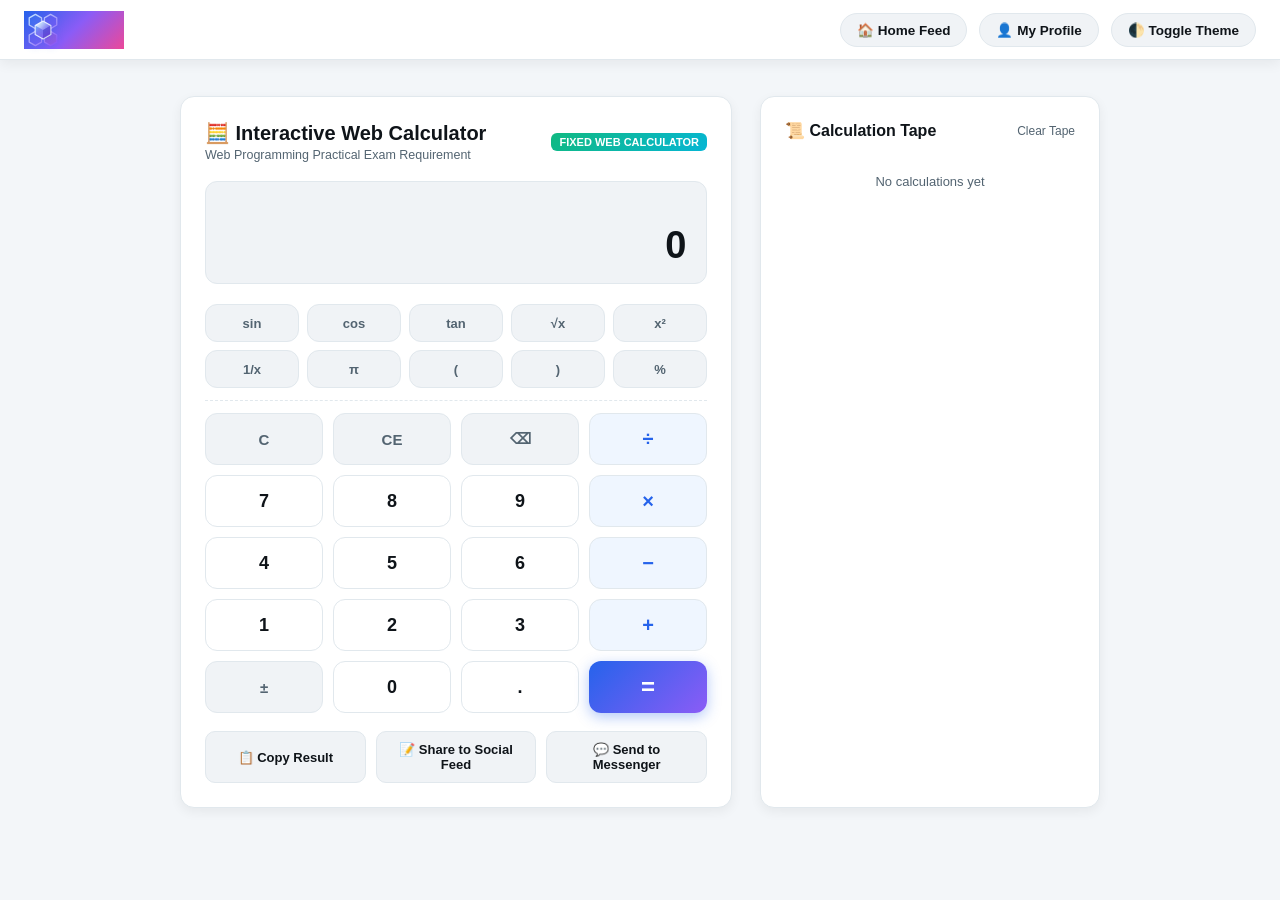
<file: calculator.html>
<!DOCTYPE html>
<html lang="en">
<head>
    <meta charset="UTF-8">
    <meta name="viewport" content="width=device-width, initial-scale=1.0">
    <title>Web Calculator - Connectify Exam Project</title>
    <style>
        :root {
            --bg: #f3f6f9;
            --card: #ffffff;
            --text: #0f1419;
            --text-secondary: #536471;
            --border: #e1e8ed;
            --border-light: #eff3f4;
            --hover-bg: #f0f3f6;
            --primary: #2563eb;
            --primary-light: #eff6ff;
            --shadow: 0 4px 12px rgba(0,0,0,0.06);
            --shadow-lg: 0 20px 48px rgba(0,0,0,0.14);
            --radius: 14px;
        }
        body.dark-mode {
            --bg: #0b0e14;
            --card: #151921;
            --text: #f3f4f6;
            --text-secondary: #9ca3af;
            --border: #232936;
            --border-light: #1c222d;
            --hover-bg: #1e2430;
            --primary: #3b82f6;
            --primary-light: rgba(59, 130, 246, 0.15);
        }
        * { margin:0; padding:0; box-sizing:border-box; }
        body {
            font-family: -apple-system, BlinkMacSystemFont, "Segoe UI", Roboto, sans-serif;
            background: var(--bg);
            color: var(--text);
            min-height: 100vh;
            display: flex;
            flex-direction: column;
            transition: background 0.25s, color 0.25s;
        }
        .navbar {
            height: 60px;
            background: var(--card);
            border-bottom: 1px solid var(--border);
            display: flex;
            align-items: center;
            justify-content: space-between;
            padding: 0 24px;
            box-shadow: var(--shadow);
        }
        .nav-links {
            display: flex;
            align-items: center;
            gap: 12px;
        }
        .nav-btn {
            display: inline-flex;
            align-items: center;
            gap: 6px;
            padding: 8px 16px;
            border-radius: 9999px;
            border: 1px solid var(--border);
            background: var(--hover-bg);
            color: var(--text);
            font-size: 13.5px;
            font-weight: 600;
            text-decoration: none;
            cursor: pointer;
            transition: all 0.2s;
        }
        .nav-btn:hover {
            border-color: var(--primary);
            color: var(--primary);
        }
        .container {
            max-width: 960px;
            margin: 36px auto;
            padding: 0 20px;
            width: 100%;
            display: grid;
            grid-template-columns: 1fr 340px;
            gap: 28px;
        }
        @media (max-width: 820px) {
            .container { grid-template-columns: 1fr; }
        }
        @media (max-width: 600px) {
            .navbar { height: auto; min-height: 60px; flex-wrap: wrap; gap: 8px; padding: 8px 12px; }
            .navbar > .hive-brand { flex: 0 0 auto; }
            .nav-links { flex: 1 1 100%; justify-content: center; flex-wrap: wrap; gap: 6px; }
            .nav-btn { padding: 7px 10px; font-size: 12px; }
            .container { margin-top: 20px; padding: 0 12px; gap: 16px; }
            .card { padding: 16px; min-width: 0; }
            .calc-title-bar { align-items: flex-start; gap: 10px; flex-wrap: wrap; }
        }
        @media (max-width: 360px) {
            .navbar { padding-right: 8px; padding-left: 8px; }
            .nav-links { justify-content: stretch; }
            .nav-btn { flex: 1 1 auto; justify-content: center; padding: 7px 6px; font-size: 11px; }
            .container { padding-right: 8px; padding-left: 8px; }
            .card { padding: 12px; }
        }
        .card {
            background: var(--card);
            border: 1px solid var(--border);
            border-radius: var(--radius);
            box-shadow: var(--shadow);
            padding: 24px;
        }
        .calc-title-bar {
            display: flex;
            align-items: center;
            justify-content: space-between;
            margin-bottom: 18px;
        }
        .exam-tag {
            font-size: 11px;
            font-weight: 700;
            text-transform: uppercase;
            padding: 3px 8px;
            border-radius: 6px;
            background: linear-gradient(135deg, #10b981, #06b6d4);
            color: white;
        }
        .calc-screen {
            background: var(--hover-bg);
            border: 1px solid var(--border);
            border-radius: 12px;
            padding: 16px 20px;
            text-align: right;
            margin-bottom: 20px;
        }
        .screen-expr {
            font-size: 14px;
            color: var(--text-secondary);
            min-height: 20px;
            overflow: hidden;
            text-overflow: ellipsis;
        }
        .screen-val {
            font-size: 38px;
            font-weight: 800;
            letter-spacing: -0.5px;
            margin-top: 6px;
            overflow-x: auto;
        }
        .sci-keys {
            display: grid;
            grid-template-columns: repeat(5, 1fr);
            gap: 8px;
            margin-bottom: 12px;
            padding-bottom: 12px;
            border-bottom: 1px dashed var(--border);
        }
        .std-keys {
            display: grid;
            grid-template-columns: repeat(4, 1fr);
            gap: 10px;
        }
        .btn-k {
            height: 52px;
            border: 1px solid var(--border);
            border-radius: 12px;
            background: var(--card);
            color: var(--text);
            font-size: 18px;
            font-weight: 600;
            cursor: pointer;
            transition: all 0.15s ease;
            display: flex;
            align-items: center;
            justify-content: center;
        }
        .btn-k:hover { background: var(--hover-bg); transform: translateY(-1px); }
        .btn-k:active { transform: scale(0.97); }
        .btn-k.op {
            background: var(--primary-light);
            color: var(--primary);
            font-weight: 700;
            font-size: 20px;
        }
        .btn-k.op:hover { background: var(--primary); color: white; }
        .btn-k.func { background: var(--hover-bg); color: var(--text-secondary); font-size: 15px; }
        .btn-k.sci {
            height: 38px;
            font-size: 13px;
            background: var(--hover-bg);
            color: var(--text-secondary);
        }
        .btn-k.sci:hover { background: var(--primary-light); color: var(--primary); }
        .btn-k.eq {
            background: linear-gradient(135deg, #2563eb, #8b5cf6);
            color: white;
            border: none;
            font-size: 24px;
            font-weight: 700;
            box-shadow: 0 4px 14px rgba(37,99,235,0.35);
        }
        .btn-k.eq:hover { transform: translateY(-2px); box-shadow: 0 6px 18px rgba(37,99,235,0.45); }
        .calc-bottom-bar {
            display: flex;
            gap: 10px;
            margin-top: 18px;
        }
        .action-b {
            flex: 1;
            padding: 10px;
            border-radius: 10px;
            border: 1px solid var(--border);
            background: var(--hover-bg);
            color: var(--text);
            font-weight: 600;
            font-size: 13px;
            cursor: pointer;
            display: flex;
            align-items: center;
            justify-content: center;
            gap: 6px;
            transition: all 0.2s;
        }
        .action-b:hover {
            border-color: var(--primary);
            color: var(--primary);
        }
        .history-list {
            display: flex;
            flex-direction: column;
            gap: 8px;
            max-height: 480px;
            overflow-y: auto;
            margin-top: 14px;
        }
        .hist-item {
            padding: 10px 12px;
            border-radius: 10px;
            background: var(--hover-bg);
            cursor: pointer;
            transition: all 0.15s;
        }
        .hist-item:hover { background: var(--border-light); }
        .hist-expr { font-size: 12px; color: var(--text-secondary); }
        .hist-res { font-size: 15px; font-weight: 700; color: var(--primary); text-align: right; }
        .toast {
            position: fixed;
            bottom: 24px;
            left: 50%;
            transform: translateX(-50%) translateY(80px);
            background: #111827;
            color: white;
            padding: 10px 22px;
            border-radius: 9999px;
            font-size: 14px;
            font-weight: 600;
            box-shadow: var(--shadow-lg);
            opacity: 0;
            transition: all 0.3s;
            z-index: 99999;
        }
        .toast.show { transform: translateX(-50%) translateY(0); opacity: 1; }
    </style>
    <link rel="stylesheet" href="css/hive-brand.css">
</head>
<body>

<nav class="navbar">
    <a href="index.html" class="hive-brand hive-brand-static" aria-label="Hive home">
        <img src="images/hive-logo.svg" alt="" aria-hidden="true">
        <span class="logo-word">Hive</span>
    </a>
    <div class="nav-links">
        <a href="index.html" class="nav-btn">🏠 Home Feed</a>
        <a href="profile.html" class="nav-btn">👤 My Profile</a>
        <button class="nav-btn" onclick="toggleDarkMode()">🌓 Toggle Theme</button>
    </div>
</nav>

<div class="container">
    <div class="card">
        <div class="calc-title-bar">
            <div>
                <h2 style="font-size:20px;display:flex;align-items:center;gap:8px;">
                    🧮 Interactive Web Calculator
                </h2>
                <span style="font-size:12.5px;color:var(--text-secondary);">Web Programming Practical Exam Requirement</span>
            </div>
            <span class="exam-tag">Fixed Web Calculator</span>
        </div>

        <div class="calc-screen">
            <div class="screen-expr" id="screenExpr"></div>
            <div class="screen-val" id="screenVal">0</div>
        </div>

        <div class="sci-keys">
            <button class="btn-k sci" onclick="calcSci('sin')">sin</button>
            <button class="btn-k sci" onclick="calcSci('cos')">cos</button>
            <button class="btn-k sci" onclick="calcSci('tan')">tan</button>
            <button class="btn-k sci" onclick="calcSci('sqrt')">√x</button>
            <button class="btn-k sci" onclick="calcSci('sqr')">x²</button>
            <button class="btn-k sci" onclick="calcSci('inv')">1/x</button>
            <button class="btn-k sci" onclick="calcSci('pi')">π</button>
            <button class="btn-k sci" onclick="calcInput('(')">(</button>
            <button class="btn-k sci" onclick="calcInput(')')">)</button>
            <button class="btn-k sci" onclick="calcInput('%')">%</button>
        </div>

        <div class="std-keys">
            <button class="btn-k func" onclick="calcClearAll()">C</button>
            <button class="btn-k func" onclick="calcClearEntry()">CE</button>
            <button class="btn-k func" onclick="calcBackspace()">⌫</button>
            <button class="btn-k op" onclick="calcOperator('/')">÷</button>

            <button class="btn-k" onclick="calcInput('7')">7</button>
            <button class="btn-k" onclick="calcInput('8')">8</button>
            <button class="btn-k" onclick="calcInput('9')">9</button>
            <button class="btn-k op" onclick="calcOperator('*')">×</button>

            <button class="btn-k" onclick="calcInput('4')">4</button>
            <button class="btn-k" onclick="calcInput('5')">5</button>
            <button class="btn-k" onclick="calcInput('6')">6</button>
            <button class="btn-k op" onclick="calcOperator('-')">−</button>

            <button class="btn-k" onclick="calcInput('1')">1</button>
            <button class="btn-k" onclick="calcInput('2')">2</button>
            <button class="btn-k" onclick="calcInput('3')">3</button>
            <button class="btn-k op" onclick="calcOperator('+')">+</button>

            <button class="btn-k func" onclick="calcNegate()">±</button>
            <button class="btn-k" onclick="calcInput('0')">0</button>
            <button class="btn-k" onclick="calcInput('.')">.</button>
            <button class="btn-k eq" onclick="calcCalculate()">=</button>
        </div>

        <div class="calc-bottom-bar">
            <button class="action-b" onclick="copyResult()">📋 Copy Result</button>
            <button class="action-b" onclick="shareToFeed()">📝 Share to Social Feed</button>
            <button class="action-b" onclick="location.href='index.html'">💬 Send to Messenger</button>
        </div>
    </div>

    <div class="card">
        <div style="display:flex;justify-content:space-between;align-items:center;">
            <h3 style="font-size:16px;">📜 Calculation Tape</h3>
            <button style="border:none;background:none;color:var(--text-secondary);cursor:pointer;font-size:12px;" onclick="clearTape()">Clear Tape</button>
        </div>
        <div class="history-list" id="tapeList"></div>
    </div>
</div>

<div class="toast" id="toast">Copied!</div>

<script>
let expression = '';
let currentVal = '0';
let evaluated = false;
let historyTape = [];

const THEME_KEY = 'connectify_theme';
function initTheme() {
    const cur = localStorage.getItem(THEME_KEY) || 'light';
    document.body.classList.toggle('dark-mode', cur === 'dark');
}
function toggleDarkMode() {
    const isDark = document.body.classList.toggle('dark-mode');
    localStorage.setItem(THEME_KEY, isDark ? 'dark' : 'light');
    showToast(`Switched to ${isDark ? 'Dark' : 'White'} Mode`);
}

function updateScreen() {
    document.getElementById('screenExpr').textContent = expression;
    document.getElementById('screenVal').textContent = currentVal;
}

function calcInput(c) {
    if (evaluated) {
        if (!isNaN(c) || c === '.') {
            currentVal = '0';
            expression = '';
        }
        evaluated = false;
    }
    if (c === '.') {
        if (currentVal.includes('.')) return;
        currentVal += '.';
    } else if (c === '(' || c === ')') {
        currentVal = (currentVal === '0') ? c : currentVal + c;
    } else {
        currentVal = (currentVal === '0' || currentVal === 'Error') ? c : currentVal + c;
    }
    updateScreen();
}

function calcOperator(op) {
    const sym = op === '*' ? '×' : (op === '/' ? '÷' : op);
    if (evaluated) {
        expression = currentVal + ' ' + sym + ' ';
        evaluated = false;
    } else {
        expression += (currentVal || '0') + ' ' + sym + ' ';
    }
    currentVal = '0';
    updateScreen();
}

function calcCalculate() {
    try {
        let full = (expression + currentVal).trim();
        if (!full) return;
        let sanitized = full.replace(/×/g, '*').replace(/÷/g, '/').replace(/−/g, '-');
        if (!/^[0-9+\-*/().\s%]+$/.test(sanitized)) {
            currentVal = 'Error';
            updateScreen();
            return;
        }
        sanitized = sanitized.replace(/([0-9.]+)%/g, '($1/100)');
        const res = Function('"use strict"; return (' + sanitized + ')')();
        if (!isFinite(res)) {
            currentVal = 'Cannot divide by 0';
        } else {
            currentVal = String(Math.round(res * 100000000) / 100000000);
            historyTape.unshift({ expr: full, res: currentVal });
            localStorage.setItem('socialvibe_calc_history', JSON.stringify(historyTape));
            renderTape();
        }
        expression = full + ' =';
        evaluated = true;
    } catch(e) {
        currentVal = 'Error';
    }
    updateScreen();
}

function calcClearAll() {
    expression = '';
    currentVal = '0';
    evaluated = false;
    updateScreen();
}

function calcClearEntry() {
    currentVal = '0';
    updateScreen();
}

function calcBackspace() {
    if (evaluated) { calcClearAll(); return; }
    currentVal = (currentVal.length > 1) ? currentVal.slice(0, -1) : '0';
    updateScreen();
}

function calcNegate() {
    if (currentVal === '0' || currentVal === 'Error') return;
    currentVal = currentVal.startsWith('-') ? currentVal.substring(1) : '-' + currentVal;
    updateScreen();
}

function calcSci(fn) {
    const val = parseFloat(currentVal);
    if (isNaN(val)) return;
    let r = 0, exp = '';
    switch(fn) {
        case 'sin': r = Math.sin(val * Math.PI / 180); exp = `sin(${val}°)`; break;
        case 'cos': r = Math.cos(val * Math.PI / 180); exp = `cos(${val}°)`; break;
        case 'tan': r = Math.tan(val * Math.PI / 180); exp = `tan(${val}°)`; break;
        case 'sqrt':
            if (val < 0) { currentVal = 'Invalid Input'; updateScreen(); return; }
            r = Math.sqrt(val); exp = `√(${val})`; break;
        case 'sqr': r = Math.pow(val, 2); exp = `sqr(${val})`; break;
        case 'inv':
            if (val === 0) { currentVal = 'Cannot divide by 0'; updateScreen(); return; }
            r = 1 / val; exp = `1/(${val})`; break;
        case 'pi': r = Math.PI; exp = 'π'; break;
    }
    currentVal = String(Math.round(r * 100000000) / 100000000);
    expression = exp + ' =';
    evaluated = true;
    updateScreen();
}

function renderTape() {
    const list = document.getElementById('tapeList');
    if (!list) return;
    if (historyTape.length === 0) {
        list.innerHTML = '<div style="font-size:13px;color:var(--text-secondary);text-align:center;padding:20px;">No calculations yet</div>';
        return;
    }
    list.innerHTML = historyTape.map(item => `
        <div class="hist-item" onclick="loadTapeItem('${escapeHtml(item.res)}')">
            <div class="hist-expr">${escapeHtml(item.expr)}</div>
            <div class="hist-res">= ${escapeHtml(item.res)}</div>
        </div>
    `).join('');
}

function loadTapeItem(val) {
    currentVal = val;
    expression = '';
    evaluated = true;
    updateScreen();
}

function clearTape() {
    historyTape = [];
    localStorage.removeItem('socialvibe_calc_history');
    renderTape();
    showToast('Tape cleared 🧹');
}

function copyResult() {
    if (navigator.clipboard) {
        navigator.clipboard.writeText(currentVal);
    }
    showToast(`Copied ${currentVal} 📋`);
}

function shareToFeed() {
    const full = expression ? `${expression} ${currentVal}` : `Calculated: ${currentVal}`;
    const posts = JSON.parse(localStorage.getItem('socialvibe_posts') || '[]');
    const me = JSON.parse(localStorage.getItem('socialvibe_profile') || '{"name":"User Name","avatar":"https://images.unsplash.com/photo-1535713875002-d1d0cf377fde?w=150"}');
    
    posts.unshift({
        id: Date.now(),
        author: me.name,
        avatar: me.avatar,
        time: 'Just now',
        text: `🧮 Web Calculator Result:\n${full}`,
        likes: 0,
        liked: false,
        comments: [],
        shares: 0,
        isOwn: true
    });
    localStorage.setItem('socialvibe_posts', JSON.stringify(posts));
    showToast('Result published to Connectify feed! 🚀');
    setTimeout(() => location.href = 'index.html', 1000);
}

function showToast(msg) {
    const t = document.getElementById('toast');
    t.textContent = msg;
    t.classList.add('show');
    setTimeout(() => t.classList.remove('show'), 2400);
}

function escapeHtml(s) {
    if (!s) return '';
    const d = document.createElement('div');
    d.textContent = s;
    return d.innerHTML;
}

window.addEventListener('keydown', (e) => {
    if (!isNaN(e.key)) calcInput(e.key);
    else if (['+', '-', '*', '/'].includes(e.key)) calcOperator(e.key);
    else if (e.key === 'Enter' || e.key === '=') { e.preventDefault(); calcCalculate(); }
    else if (e.key === 'Backspace') calcBackspace();
    else if (e.key === 'Escape') calcClearAll();
    else if (e.key === '.') calcInput('.');
});

document.addEventListener('DOMContentLoaded', () => {
    initTheme();
    try {
        const stored = localStorage.getItem('socialvibe_calc_history');
        if (stored) historyTape = JSON.parse(stored);
    } catch(e) {}
    renderTape();
});
</script>
</body>
</html>
</file>
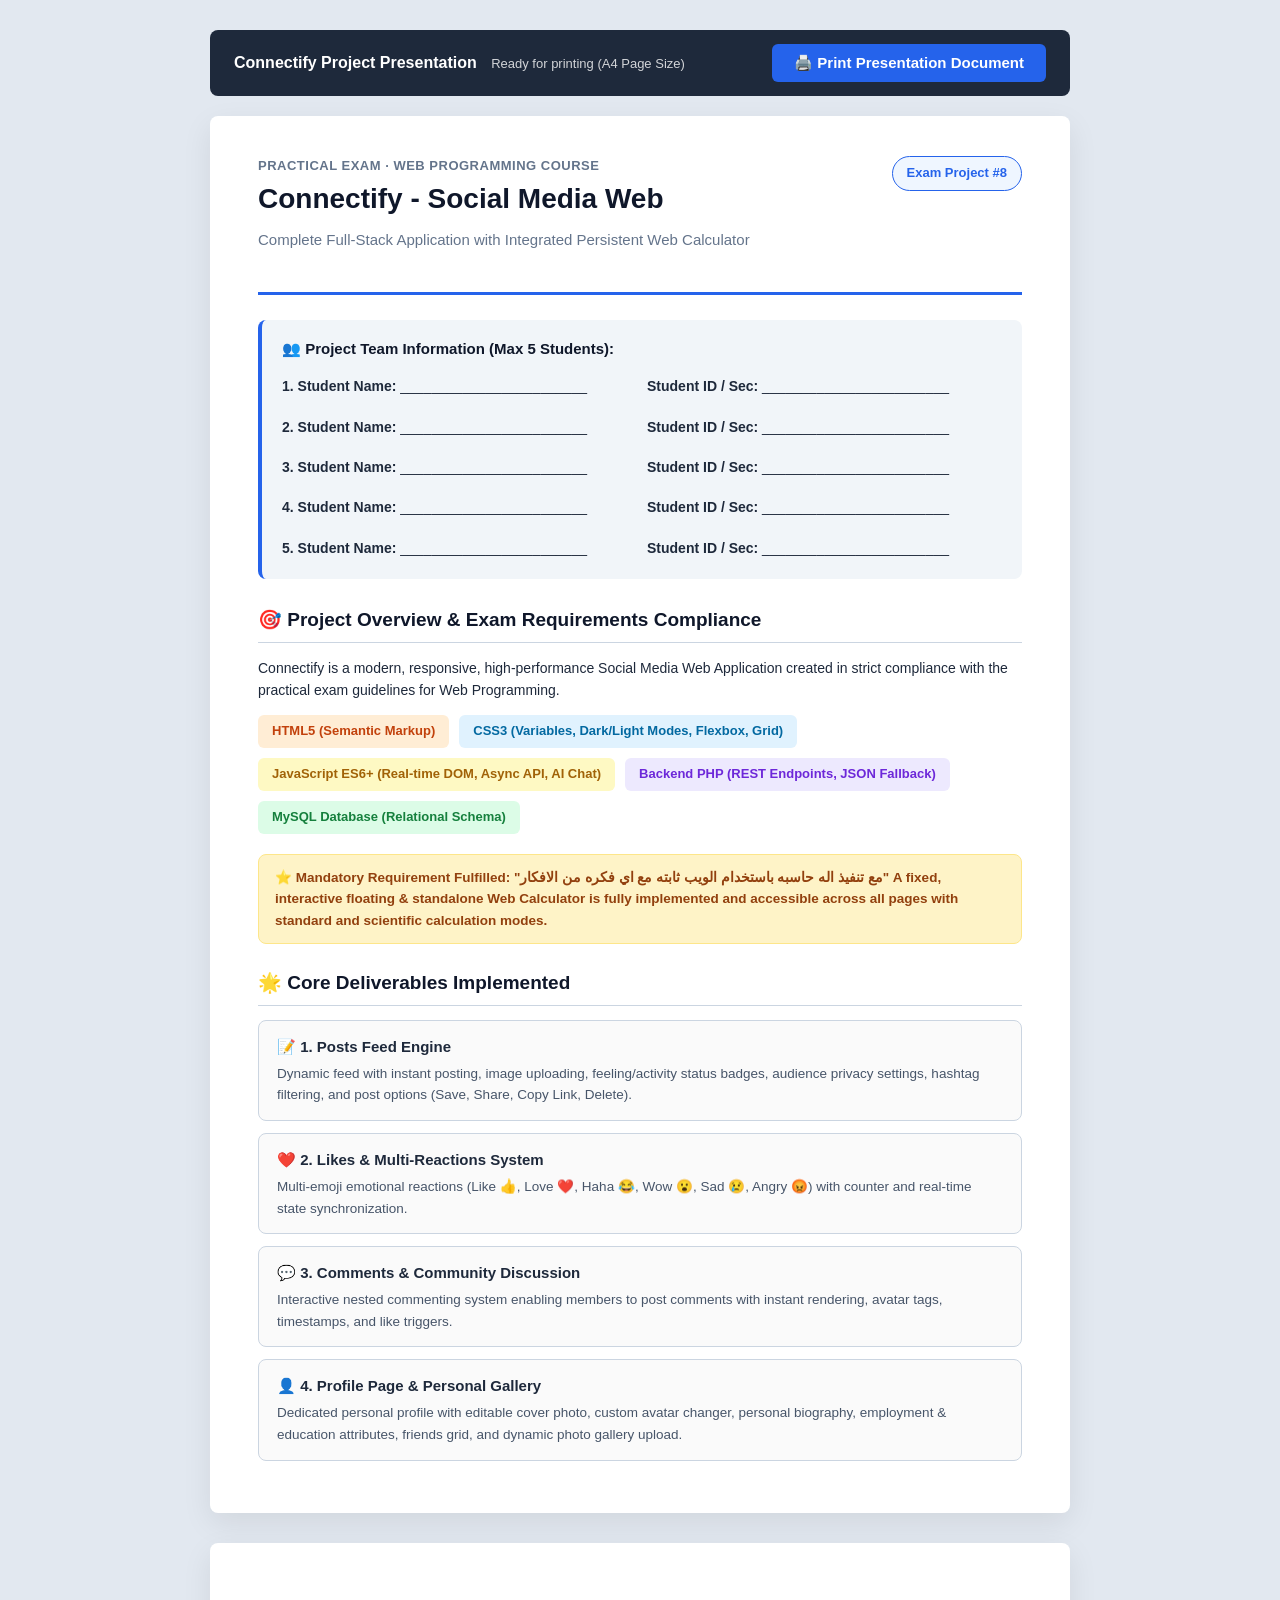
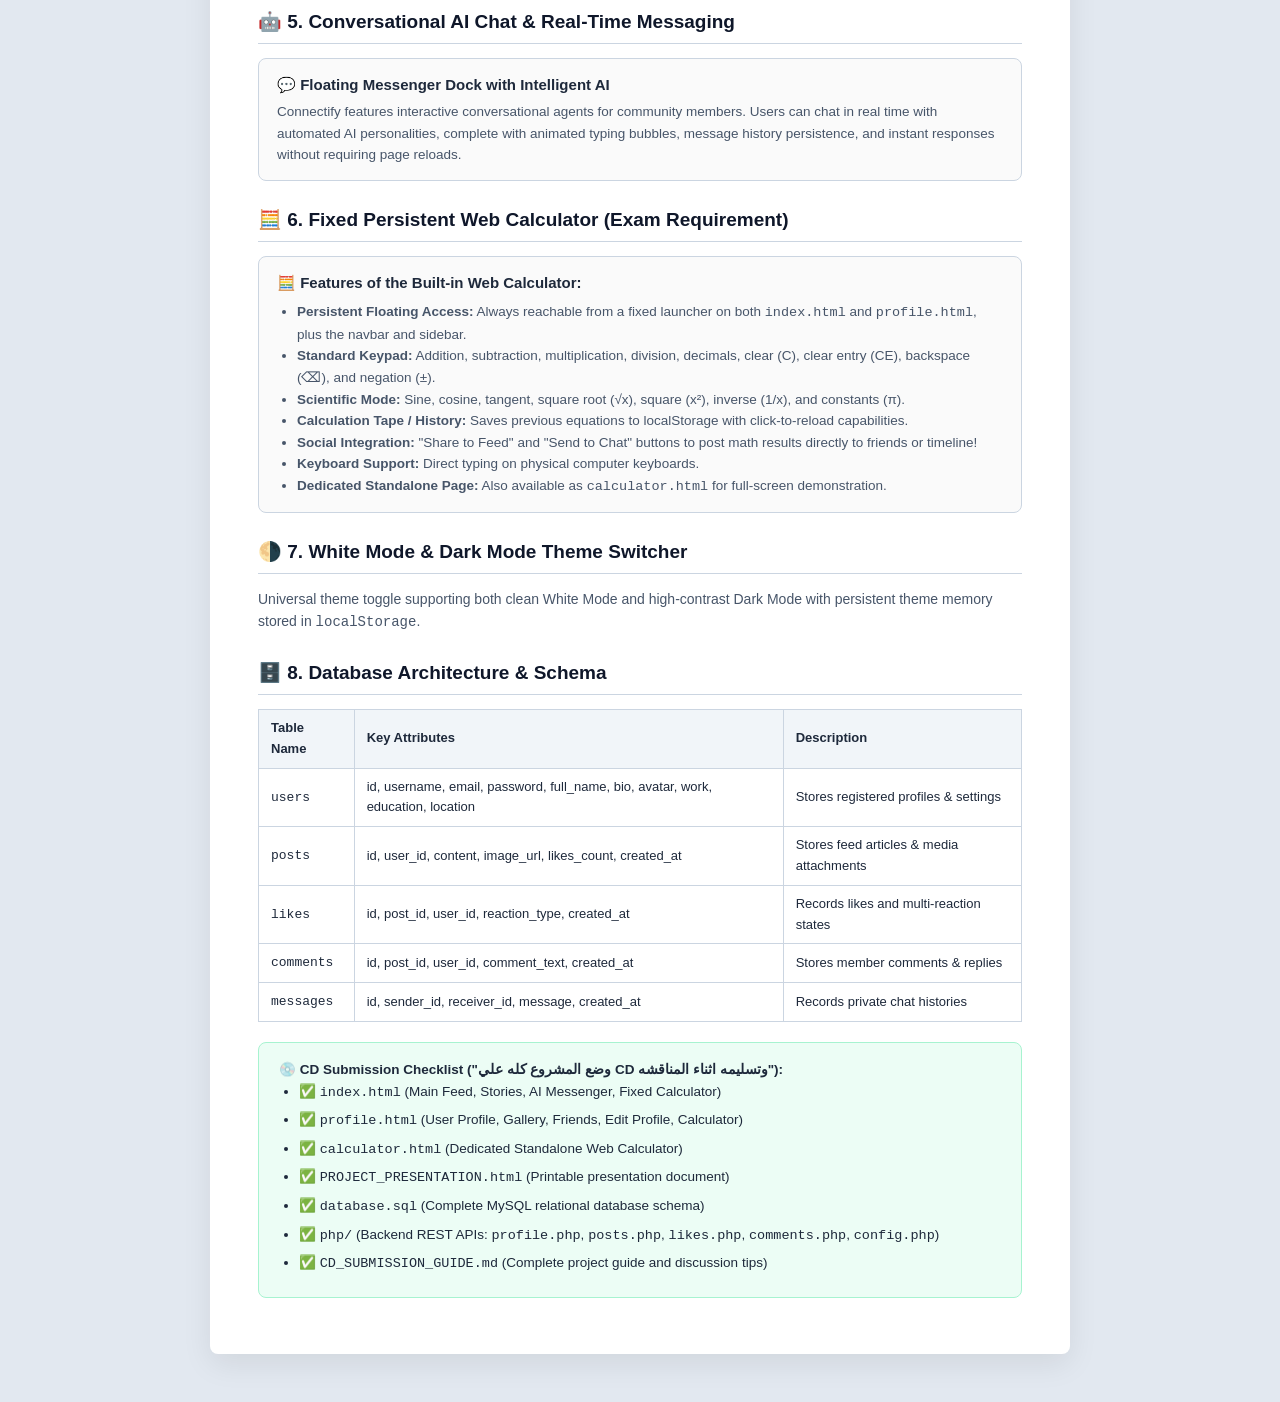
<file: PROJECT_PRESENTATION.html>
<!DOCTYPE html>
<html lang="en">
<head>
    <meta charset="UTF-8">
    <meta name="viewport" content="width=device-width, initial-scale=1.0">
    <title>Connectify - Practical Exam Project Presentation (Print Ready)</title>
    <style>
        @page {
            size: A4;
            margin: 18mm 16mm;
        }
        :root {
            --primary: #2563eb;
            --text: #1e293b;
            --muted: #64748b;
            --border: #cbd5e1;
            --bg: #f8fafc;
        }
        * { margin:0; padding:0; box-sizing:border-box; }
        body {
            font-family: -apple-system, BlinkMacSystemFont, "Segoe UI", Roboto, "Helvetica Neue", Arial, sans-serif;
            color: var(--text);
            background: #e2e8f0;
            line-height: 1.6;
            padding: 30px 10px;
        }
        .paper {
            max-width: 860px;
            margin: 0 auto 30px;
            background: #ffffff;
            padding: 40px 48px;
            box-shadow: 0 10px 30px rgba(0,0,0,0.08);
            border-radius: 8px;
            page-break-after: always;
        }
        .no-break { page-break-inside: avoid; }
        @media print {
            body { background: transparent; padding: 0; }
            .paper { box-shadow: none; border-radius: 0; padding: 0; margin: 0; }
            .print-btn-bar { display: none !important; }
        }
        .print-btn-bar {
            max-width: 860px;
            margin: 0 auto 20px;
            display: flex;
            justify-content: space-between;
            align-items: center;
            background: #1e293b;
            color: white;
            padding: 14px 24px;
            border-radius: 8px;
        }
        .btn-print {
            background: #2563eb;
            color: white;
            border: none;
            padding: 10px 22px;
            border-radius: 6px;
            font-size: 15px;
            font-weight: 700;
            cursor: pointer;
            display: flex;
            align-items: center;
            gap: 8px;
        }
        .btn-print:hover { background: #1d4ed8; }
        .header-top {
            border-bottom: 3px solid var(--primary);
            padding-bottom: 20px;
            margin-bottom: 25px;
            display: flex;
            justify-content: space-between;
            align-items: flex-start;
        }
        .faculty-title {
            font-size: 13px;
            font-weight: 700;
            color: var(--muted);
            text-transform: uppercase;
            letter-spacing: 0.5px;
        }
        .exam-badge {
            background: #eff6ff;
            color: var(--primary);
            border: 1.5px solid var(--primary);
            padding: 6px 14px;
            border-radius: 20px;
            font-size: 13px;
            font-weight: 800;
        }
        h1.proj-title {
            font-size: 28px;
            font-weight: 900;
            color: #0f172a;
            margin-bottom: 6px;
        }
        .subtitle {
            font-size: 15px;
            color: var(--muted);
            margin-bottom: 20px;
        }
        .team-box {
            background: #f1f5f9;
            border-radius: 8px;
            padding: 16px 20px;
            margin-bottom: 26px;
            border-left: 4px solid var(--primary);
        }
        .team-grid {
            display: grid;
            grid-template-columns: repeat(2, 1fr);
            gap: 10px;
            margin-top: 10px;
            font-size: 14px;
        }
        .team-grid div { padding: 4px 0; }
        h2.sec-heading {
            font-size: 19px;
            font-weight: 800;
            color: #0f172a;
            border-bottom: 1.5px solid var(--border);
            padding-bottom: 6px;
            margin: 24px 0 14px;
            display: flex;
            align-items: center;
            gap: 8px;
        }
        .tech-tags {
            display: flex;
            gap: 10px;
            flex-wrap: wrap;
            margin-bottom: 20px;
        }
        .tech-pill {
            background: #e2e8f0;
            padding: 6px 14px;
            border-radius: 6px;
            font-weight: 700;
            font-size: 13px;
            color: #334155;
        }
        .tech-pill.html { background: #ffedd5; color: #c2410c; }
        .tech-pill.css { background: #e0f2fe; color: #0369a1; }
        .tech-pill.js { background: #fef9c3; color: #a16207; }
        .tech-pill.php { background: #ede9fe; color: #6d28d9; }
        .tech-pill.sql { background: #dcfce7; color: #15803d; }
        .feature-card {
            border: 1px solid var(--border);
            border-radius: 8px;
            padding: 14px 18px;
            margin-bottom: 12px;
            background: #fafafa;
        }
        .feature-card h3 {
            font-size: 15px;
            font-weight: 700;
            color: #1e293b;
            margin-bottom: 4px;
            display: flex;
            align-items: center;
            gap: 6px;
        }
        .feature-card p {
            font-size: 13.5px;
            color: #475569;
        }
        table.schema-table {
            width: 100%;
            border-collapse: collapse;
            font-size: 13px;
            margin: 12px 0 20px;
        }
        table.schema-table th, table.schema-table td {
            border: 1px solid var(--border);
            padding: 8px 12px;
            text-align: left;
        }
        table.schema-table th {
            background: #f1f5f9;
            font-weight: 700;
        }
        .highlight-box {
            background: #fef3c7;
            border: 1px solid #fde68a;
            color: #92400e;
            padding: 12px 16px;
            border-radius: 8px;
            font-size: 13.5px;
            margin: 16px 0;
            font-weight: 600;
        }
        .cd-checklist {
            background: #ecfdf5;
            border: 1px solid #a7f3d0;
            padding: 16px 20px;
            border-radius: 8px;
            margin: 16px 0;
            font-size: 13.5px;
        }
        .cd-checklist li { margin-left: 20px; margin-bottom: 6px; }
    </style>
</head>
<body>

<div class="print-btn-bar">
    <div>
        <strong>Connectify Project Presentation</strong>
        <span style="font-size:13px;opacity:0.8;margin-left:10px;">Ready for printing (A4 Page Size)</span>
    </div>
    <button class="btn-print" onclick="window.print()">
        🖨️ Print Presentation Document
    </button>
</div>

<!-- PAGE 1: COVER & EXECUTIVE SUMMARY -->
<div class="paper">
    <div class="header-top">
        <div>
            <div class="faculty-title">Practical Exam · Web Programming Course</div>
            <h1 class="proj-title">Connectify - Social Media Web</h1>
            <div class="subtitle">Complete Full-Stack Application with Integrated Persistent Web Calculator</div>
        </div>
        <div class="exam-badge">Exam Project #8</div>
    </div>

    <div class="team-box">
        <strong style="font-size:15px;color:#0f172a;">👥 Project Team Information (Max 5 Students):</strong>
        <div class="team-grid">
            <div><strong>1. Student Name:</strong> ________________________</div>
            <div><strong>Student ID / Sec:</strong> ________________________</div>
            <div><strong>2. Student Name:</strong> ________________________</div>
            <div><strong>Student ID / Sec:</strong> ________________________</div>
            <div><strong>3. Student Name:</strong> ________________________</div>
            <div><strong>Student ID / Sec:</strong> ________________________</div>
            <div><strong>4. Student Name:</strong> ________________________</div>
            <div><strong>Student ID / Sec:</strong> ________________________</div>
            <div><strong>5. Student Name:</strong> ________________________</div>
            <div><strong>Student ID / Sec:</strong> ________________________</div>
        </div>
    </div>

    <h2 class="sec-heading">🎯 Project Overview & Exam Requirements Compliance</h2>
    <p style="font-size:14px;margin-bottom:14px;">
        Connectify is a modern, responsive, high-performance Social Media Web Application created in strict compliance with the practical exam guidelines for Web Programming.
    </p>

    <div class="tech-tags">
        <span class="tech-pill html">HTML5 (Semantic Markup)</span>
        <span class="tech-pill css">CSS3 (Variables, Dark/Light Modes, Flexbox, Grid)</span>
        <span class="tech-pill js">JavaScript ES6+ (Real-time DOM, Async API, AI Chat)</span>
        <span class="tech-pill php">Backend PHP (REST Endpoints, JSON Fallback)</span>
        <span class="tech-pill sql">MySQL Database (Relational Schema)</span>
    </div>

    <div class="highlight-box">
        ⭐ <strong>Mandatory Requirement Fulfilled:</strong> "مع تنفيذ اله حاسبه باستخدام الويب ثابته مع اي فكره من الافكار"
        A fixed, interactive floating & standalone Web Calculator is fully implemented and accessible across all pages with standard and scientific calculation modes.
    </div>

    <h2 class="sec-heading">🌟 Core Deliverables Implemented</h2>
    <div class="feature-card">
        <h3>📝 1. Posts Feed Engine</h3>
        <p>Dynamic feed with instant posting, image uploading, feeling/activity status badges, audience privacy settings, hashtag filtering, and post options (Save, Share, Copy Link, Delete).</p>
    </div>
    <div class="feature-card">
        <h3>❤️ 2. Likes & Multi-Reactions System</h3>
        <p>Multi-emoji emotional reactions (Like 👍, Love ❤️, Haha 😂, Wow 😮, Sad 😢, Angry 😡) with counter and real-time state synchronization.</p>
    </div>
    <div class="feature-card">
        <h3>💬 3. Comments & Community Discussion</h3>
        <p>Interactive nested commenting system enabling members to post comments with instant rendering, avatar tags, timestamps, and like triggers.</p>
    </div>
    <div class="feature-card">
        <h3>👤 4. Profile Page & Personal Gallery</h3>
        <p>Dedicated personal profile with editable cover photo, custom avatar changer, personal biography, employment & education attributes, friends grid, and dynamic photo gallery upload.</p>
    </div>
</div>

<!-- PAGE 2: ADVANCED FEATURES & ARCHITECTURE -->
<div class="paper">
    <h2 class="sec-heading">🤖 5. Conversational AI Chat & Real-Time Messaging</h2>
    <div class="feature-card">
        <h3>💬 Floating Messenger Dock with Intelligent AI</h3>
        <p>
            Connectify features interactive conversational agents for community members. Users can chat in real time with automated AI personalities, complete with animated typing bubbles, message history persistence, and instant responses without requiring page reloads.
        </p>
    </div>

    <h2 class="sec-heading">🧮 6. Fixed Persistent Web Calculator (Exam Requirement)</h2>
    <div class="feature-card">
        <h3>🧮 Features of the Built-in Web Calculator:</h3>
        <ul style="margin-left:20px;font-size:13.5px;color:#475569;margin-top:6px;">
            <li><strong>Persistent Floating Access:</strong> Always reachable from a fixed launcher on both <code>index.html</code> and <code>profile.html</code>, plus the navbar and sidebar.</li>
            <li><strong>Standard Keypad:</strong> Addition, subtraction, multiplication, division, decimals, clear (C), clear entry (CE), backspace (⌫), and negation (±).</li>
            <li><strong>Scientific Mode:</strong> Sine, cosine, tangent, square root (√x), square (x²), inverse (1/x), and constants (π).</li>
            <li><strong>Calculation Tape / History:</strong> Saves previous equations to localStorage with click-to-reload capabilities.</li>
            <li><strong>Social Integration:</strong> "Share to Feed" and "Send to Chat" buttons to post math results directly to friends or timeline!</li>
            <li><strong>Keyboard Support:</strong> Direct typing on physical computer keyboards.</li>
            <li><strong>Dedicated Standalone Page:</strong> Also available as <code>calculator.html</code> for full-screen demonstration.</li>
        </ul>
    </div>

    <h2 class="sec-heading">🌗 7. White Mode & Dark Mode Theme Switcher</h2>
    <p style="font-size:14px;color:#475569;margin-bottom:12px;">
        Universal theme toggle supporting both clean White Mode and high-contrast Dark Mode with persistent theme memory stored in <code>localStorage</code>.
    </p>

    <h2 class="sec-heading">🗄️ 8. Database Architecture & Schema</h2>
    <table class="schema-table">
        <thead>
            <tr><th>Table Name</th><th>Key Attributes</th><th>Description</th></tr>
        </thead>
        <tbody>
            <tr><td><code>users</code></td><td>id, username, email, password, full_name, bio, avatar, work, education, location</td><td>Stores registered profiles & settings</td></tr>
            <tr><td><code>posts</code></td><td>id, user_id, content, image_url, likes_count, created_at</td><td>Stores feed articles & media attachments</td></tr>
            <tr><td><code>likes</code></td><td>id, post_id, user_id, reaction_type, created_at</td><td>Records likes and multi-reaction states</td></tr>
            <tr><td><code>comments</code></td><td>id, post_id, user_id, comment_text, created_at</td><td>Stores member comments & replies</td></tr>
            <tr><td><code>messages</code></td><td>id, sender_id, receiver_id, message, created_at</td><td>Records private chat histories</td></tr>
        </tbody>
    </table>

    <div class="cd-checklist">
        <strong>💿 CD Submission Checklist ("وضع المشروع كله علي CD وتسليمه اثناء المناقشه"):</strong>
        <ul>
            <li>✅ <code>index.html</code> (Main Feed, Stories, AI Messenger, Fixed Calculator)</li>
            <li>✅ <code>profile.html</code> (User Profile, Gallery, Friends, Edit Profile, Calculator)</li>
            <li>✅ <code>calculator.html</code> (Dedicated Standalone Web Calculator)</li>
            <li>✅ <code>PROJECT_PRESENTATION.html</code> (Printable presentation document)</li>
            <li>✅ <code>database.sql</code> (Complete MySQL relational database schema)</li>
            <li>✅ <code>php/</code> (Backend REST APIs: <code>profile.php</code>, <code>posts.php</code>, <code>likes.php</code>, <code>comments.php</code>, <code>config.php</code>)</li>
            <li>✅ <code>CD_SUBMISSION_GUIDE.md</code> (Complete project guide and discussion tips)</li>
        </ul>
    </div>
</div>

</body>
</html>
</file>
<file: css/hive-brand.css>
.hive-brand {
    display: flex;
    align-items: center;
    gap: 8px;
    cursor: pointer;
    text-decoration: none;
    font-size: 24px;
    font-weight: 900;
    letter-spacing: -0.5px;
    background: linear-gradient(135deg, var(--primary, #2563eb) 0%, var(--accent, #8b5cf6) 50%, #ec4899 100%);
    -webkit-background-clip: text;
    -webkit-text-fill-color: transparent;
    background-clip: text;
}
.hive-brand-static {
    background: linear-gradient(135deg, #2563eb 0%, #8b5cf6 50%, #ec4899 100%);
}
.hive-brand img {
    width: 38px;
    height: 38px;
    flex: 0 0 auto;
    filter: drop-shadow(0 2px 3px rgba(37, 99, 235, 0.22));
}
.hive-brand .logo-word {
    font-family: "Segoe Script", "Brush Script MT", "URW Chancery L", cursive;
    font-size: 30px;
    font-weight: 600;
    font-style: italic;
    letter-spacing: -1.2px;
    line-height: 1;
}
</file>
